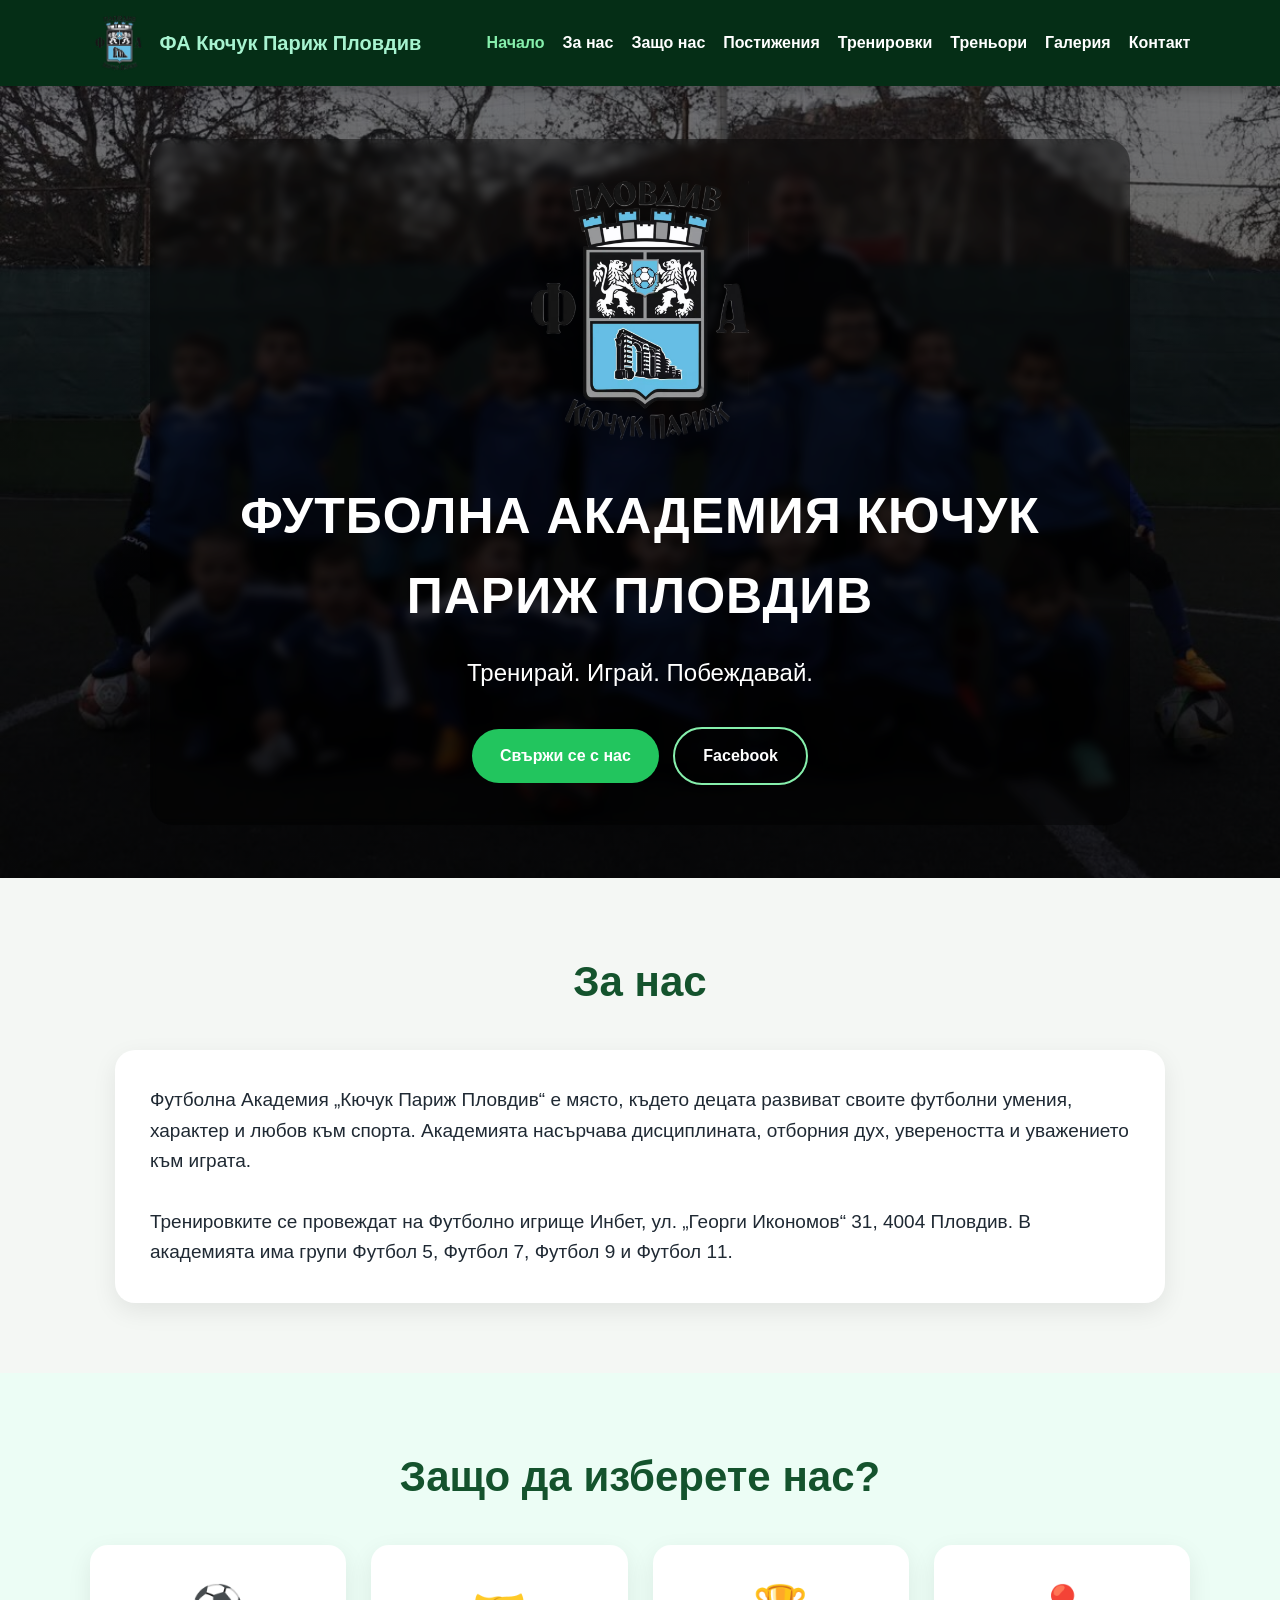
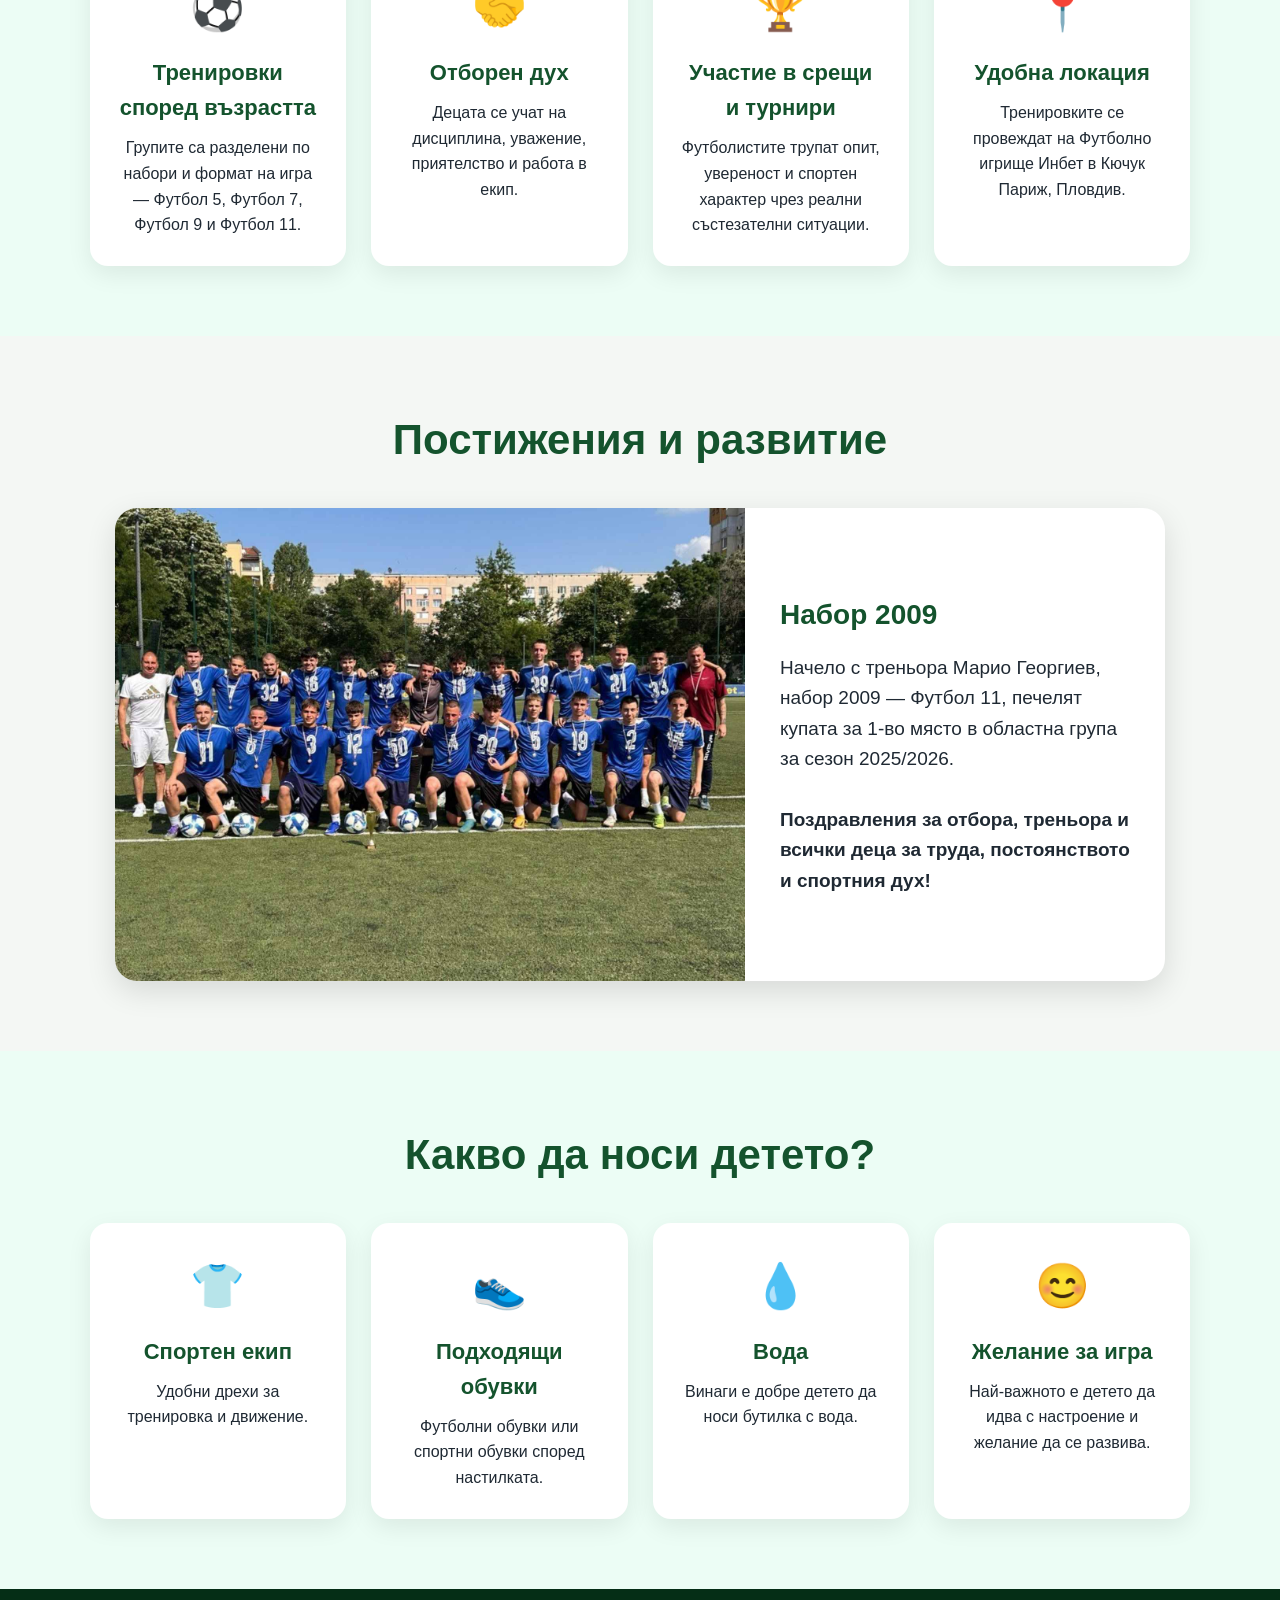
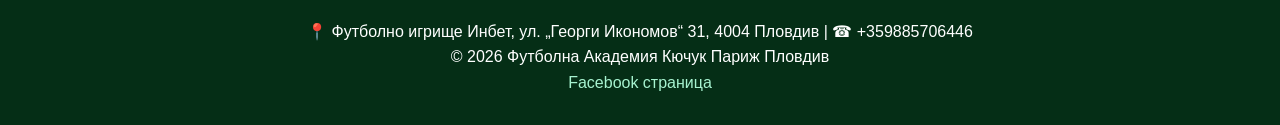
<file: index.html>
<!DOCTYPE html>
<html lang="bg">
<head>
  <meta charset="UTF-8">
  <meta name="viewport" content="width=device-width, initial-scale=1.0">
  <title>Футболна Академия Кючук Париж Пловдив</title>
  <link rel="stylesheet" href="style.css">
  <link rel="icon" type="image/png" href="images/logo.png">
</head>
<body>

<nav>
  <div class="logo-area">
    <img src="images/logo.png" alt="Лого на Футболна Академия Кючук Париж Пловдив">
    <div class="logo-text">ФА Кючук Париж Пловдив</div>
  </div>
  <button class="menu-toggle" onclick="toggleMenu()">☰</button>
  <ul id="navMenu"><li><a href="index.html" class="active">Начало</a></li>
<li><a href="index.html#za-nas">За нас</a></li>
<li><a href="index.html#zashto">Защо нас</a></li>
<li><a href="index.html#postizhenia">Постижения</a></li>
<li><a href="trenirovki.html">Тренировки</a></li>
<li><a href="trenyori.html">Треньори</a></li>
<li><a href="galeriya.html">Галерия</a></li>
<li><a href="kontakt.html">Контакт</a></li>
</ul>
</nav>


<section class="hero">
  <div class="hero-content">
    <img class="hero-logo" src="images/logo.png" alt="Лого на Футболна Академия Кючук Париж Пловдив">
    <h1>Футболна Академия Кючук Париж Пловдив</h1>
    <p>Тренирай. Играй. Побеждавай.</p>
    <a href="kontakt.html" class="btn">Свържи се с нас</a>
    <a href="https://www.facebook.com/futbolna.akademia.kucuk.pariz.plovdiv/" target="_blank" class="btn btn-outline">Facebook</a>
  </div>
</section>

<section class="about-section" id="za-nas">
  <h1 class="page-title">За нас</h1>
  <div class="text-box">
    <p>
      Футболна Академия „Кючук Париж Пловдив“ е място, където децата развиват своите футболни умения,
      характер и любов към спорта. Академията насърчава дисциплината, отборния дух, увереността
      и уважението към играта.
    </p>
    <br>
    <p>
      Тренировките се провеждат на Футболно игрище Инбет, ул. „Георги Икономов“ 31, 4004 Пловдив.
      В академията има групи Футбол 5, Футбол 7, Футбол 9 и Футбол 11.
    </p>
  </div>
</section>


<section class="info-section" id="zashto">
  <h1 class="page-title">Защо да изберете нас?</h1>
  <div class="cards">
    <div class="feature-card">
      <div class="big-icon">⚽</div>
      <h3>Тренировки според възрастта</h3>
      <p>Групите са разделени по набори и формат на игра — Футбол 5, Футбол 7, Футбол 9 и Футбол 11.</p>
    </div>
    <div class="feature-card">
      <div class="big-icon">🤝</div>
      <h3>Отборен дух</h3>
      <p>Децата се учат на дисциплина, уважение, приятелство и работа в екип.</p>
    </div>
    <div class="feature-card">
      <div class="big-icon">🏆</div>
      <h3>Участие в срещи и турнири</h3>
      <p>Футболистите трупат опит, увереност и спортен характер чрез реални състезателни ситуации.</p>
    </div>
    <div class="feature-card">
      <div class="big-icon">📍</div>
      <h3>Удобна локация</h3>
      <p>Тренировките се провеждат на Футболно игрище Инбет в Кючук Париж, Пловдив.</p>
    </div>
  </div>
</section>

<section class="info-section white" id="postizhenia">
  <h1 class="page-title">Постижения и развитие</h1>
  <div class="achievement-box">
    <img src="images/nabor-2009.png" alt="Набор 2009">
    <div class="achievement-text">
      <h3>Набор 2009</h3>
      <p>
        Начело с треньора Марио Георгиев, набор 2009 — Футбол 11,
        печелят купата за 1-во място в областна група за сезон 2025/2026.
      </p>
      <br>
      <p><strong>Поздравления за отбора, треньора и всички деца за труда, постоянството и спортния дух!</strong></p>
    </div>
  </div>
</section>

<section class="info-section" id="ekipirovka">
  <h1 class="page-title">Какво да носи детето?</h1>
  <div class="cards">
    <div class="feature-card">
      <div class="big-icon">👕</div>
      <h3>Спортен екип</h3>
      <p>Удобни дрехи за тренировка и движение.</p>
    </div>
    <div class="feature-card">
      <div class="big-icon">👟</div>
      <h3>Подходящи обувки</h3>
      <p>Футболни обувки или спортни обувки според настилката.</p>
    </div>
    <div class="feature-card">
      <div class="big-icon">💧</div>
      <h3>Вода</h3>
      <p>Винаги е добре детето да носи бутилка с вода.</p>
    </div>
    <div class="feature-card">
      <div class="big-icon">😊</div>
      <h3>Желание за игра</h3>
      <p>Най-важното е детето да идва с настроение и желание да се развива.</p>
    </div>
  </div>
</section>

<footer>
  <p>📍 Футболно игрище Инбет, ул. „Георги Икономов“ 31, 4004 Пловдив | ☎ +359885706446</p>
  <p>© 2026 Футболна Академия Кючук Париж Пловдив</p>
  <p><a href="https://www.facebook.com/futbolna.akademia.kucuk.pariz.plovdiv/" target="_blank">Facebook страница</a></p>
</footer>

<script>
function toggleMenu() {
  const menu = document.getElementById("navMenu");
  menu.classList.toggle("show");
}

document.querySelectorAll("#navMenu a").forEach(function(link) {
  link.addEventListener("click", function() {
    document.getElementById("navMenu").classList.remove("show");
  });
});
</script>

</body>
</html>
</file>
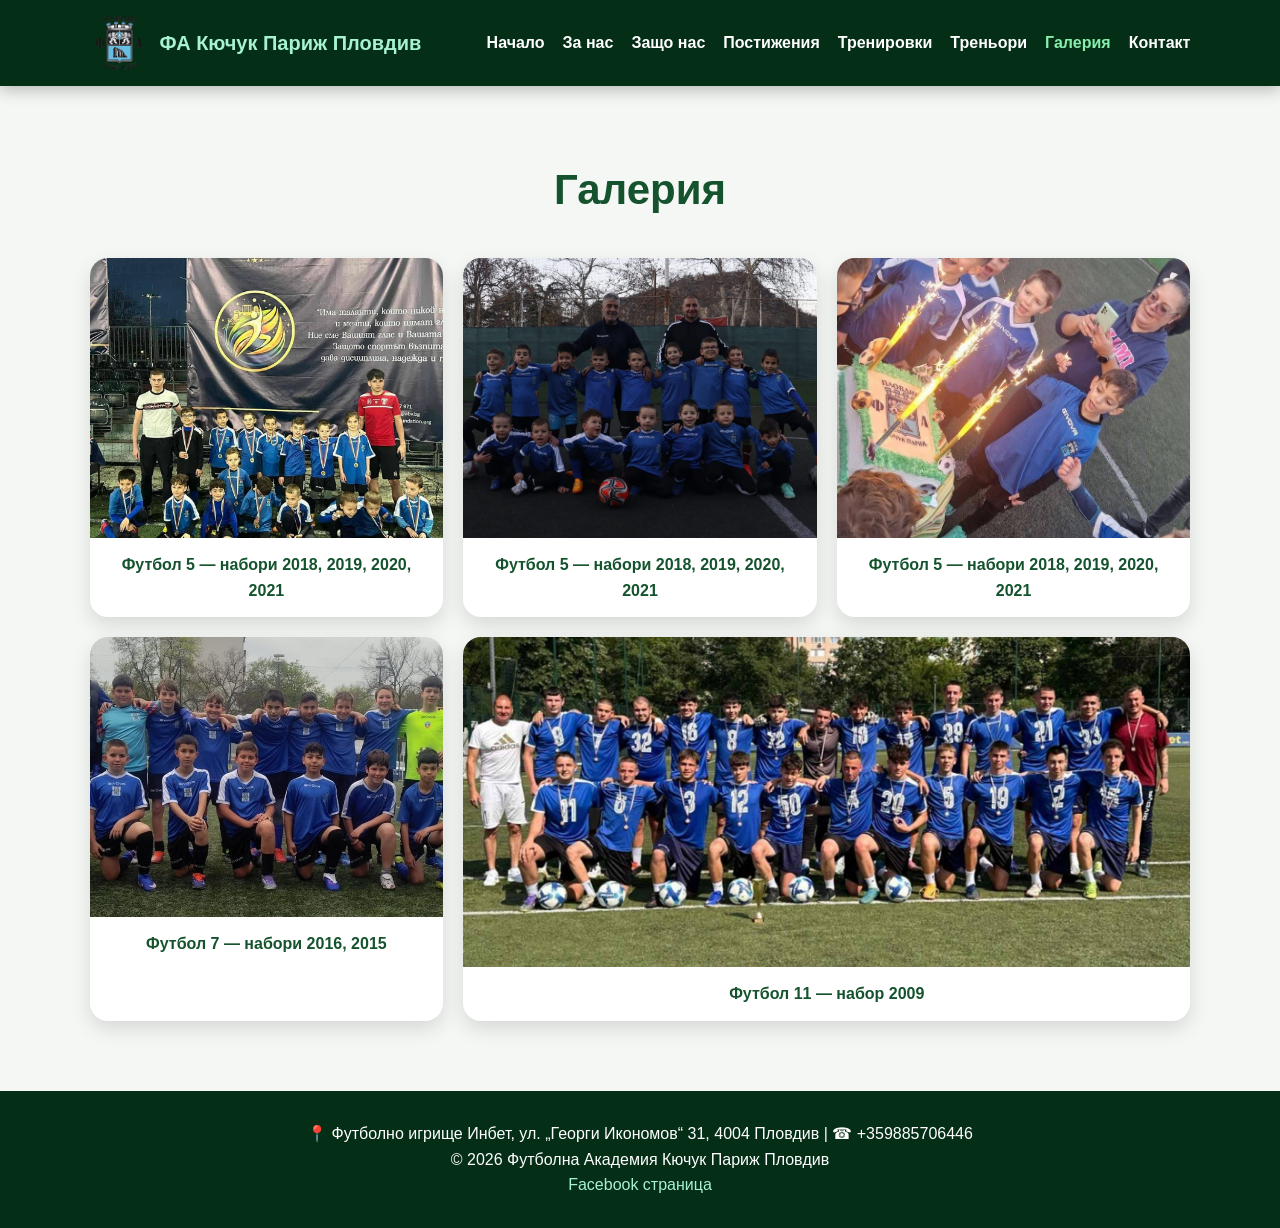
<file: galeriya.html>
<!DOCTYPE html>
<html lang="bg">
<head>
  <meta charset="UTF-8">
  <meta name="viewport" content="width=device-width, initial-scale=1.0">
  <title>Галерия - Футболна Академия Кючук Париж Пловдив</title>
  <link rel="stylesheet" href="style.css">
</head>
<body>

<nav>
  <div class="logo-area">
    <img src="images/logo.png" alt="Лого на Футболна Академия Кючук Париж Пловдив">
    <div class="logo-text">ФА Кючук Париж Пловдив</div>
  </div>
  <button class="menu-toggle" onclick="toggleMenu()">☰</button>
  <ul id="navMenu"><li><a href="index.html">Начало</a></li>
<li><a href="index.html#za-nas">За нас</a></li>
<li><a href="index.html#zashto">Защо нас</a></li>
<li><a href="index.html#postizhenia">Постижения</a></li>
<li><a href="trenirovki.html">Тренировки</a></li>
<li><a href="trenyori.html">Треньори</a></li>
<li><a href="galeriya.html" class="active">Галерия</a></li>
<li><a href="kontakt.html">Контакт</a></li>
</ul>
</nav>


<main>
  <h1 class="page-title">Галерия</h1>
  <div class="gallery-grid">
    
<div class="gallery-card">
  <img src="images/gallery_young_1.png" alt="Футбол 5">
  <div class="gallery-caption">Футбол 5 — набори 2018, 2019, 2020, 2021</div>
</div>
<div class="gallery-card">
  <img src="images/gallery_young_2.png" alt="Футбол 5">
  <div class="gallery-caption">Футбол 5 — набори 2018, 2019, 2020, 2021</div>
</div>
<div class="gallery-card tall">
  <img src="images/gallery_young_3.png" alt="Футбол 5">
  <div class="gallery-caption">Футбол 5 — набори 2018, 2019, 2020, 2021</div>
</div>
<div class="gallery-card">
  <img src="images/gallery_old_1.png" alt="Футбол 7">
  <div class="gallery-caption">Футбол 7 — набори 2016, 2015</div>
</div>


    
<div class="gallery-card wide">
  <img src="images/nabor-2009.png" alt="Набор 2009">
  <div class="gallery-caption">Футбол 11 — набор 2009</div>
</div>

  </div>
</main>

<footer>
  <p>📍 Футболно игрище Инбет, ул. „Георги Икономов“ 31, 4004 Пловдив | ☎ +359885706446</p>
  <p>© 2026 Футболна Академия Кючук Париж Пловдив</p>
  <p><a href="https://www.facebook.com/futbolna.akademia.kucuk.pariz.plovdiv/" target="_blank">Facebook страница</a></p>
</footer>

<script>
function toggleMenu() {
  const menu = document.getElementById("navMenu");
  menu.classList.toggle("show");
}

document.querySelectorAll("#navMenu a").forEach(function(link) {
  link.addEventListener("click", function() {
    document.getElementById("navMenu").classList.remove("show");
  });
});
</script>

</body>
</html>
</file>
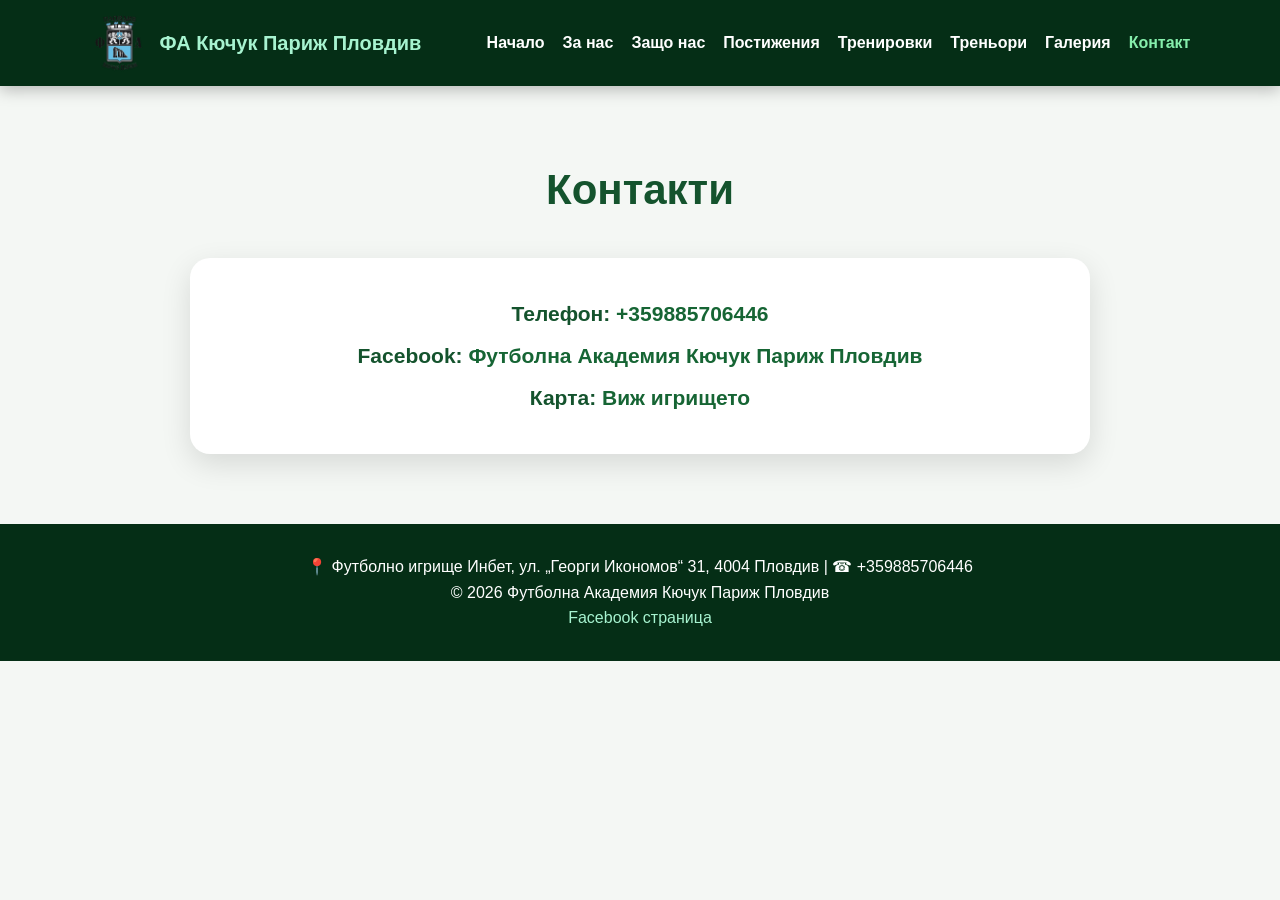
<file: kontakt.html>
<!DOCTYPE html>
<html lang="bg">
<head>
  <meta charset="UTF-8">
  <meta name="viewport" content="width=device-width, initial-scale=1.0">
  <title>Контакт - Футболна Академия Кючук Париж Пловдив</title>
  <link rel="stylesheet" href="style.css">
</head>
<body>

<nav>
  <div class="logo-area">
    <img src="images/logo.png" alt="Лого на Футболна Академия Кючук Париж Пловдив">
    <div class="logo-text">ФА Кючук Париж Пловдив</div>
  </div>
  <button class="menu-toggle" onclick="toggleMenu()">☰</button>
  <ul id="navMenu"><li><a href="index.html">Начало</a></li>
<li><a href="index.html#za-nas">За нас</a></li>
<li><a href="index.html#zashto">Защо нас</a></li>
<li><a href="index.html#postizhenia">Постижения</a></li>
<li><a href="trenirovki.html">Тренировки</a></li>
<li><a href="trenyori.html">Треньори</a></li>
<li><a href="galeriya.html">Галерия</a></li>
<li><a href="kontakt.html" class="active">Контакт</a></li>
</ul>
</nav>



<main>
  <h1 class="page-title">Контакти</h1>
  <div class="contact-box">
    <p><strong>Телефон:</strong> <a href="tel:+359885706446">+359885706446</a></p>
    <p><strong>Facebook:</strong> <a href="https://www.facebook.com/futbolna.akademia.kucuk.pariz.plovdiv/" target="_blank">Футболна Академия Кючук Париж Пловдив</a></p>
    <p><strong>Карта:</strong> <a href="https://maps.app.goo.gl/pBvTVkQuP9fnHi6F9?g_st=av" target="_blank">Виж игрището</a></p>
  </div>
</main>


<footer>
  <p>📍 Футболно игрище Инбет, ул. „Георги Икономов“ 31, 4004 Пловдив | ☎ +359885706446</p>
  <p>© 2026 Футболна Академия Кючук Париж Пловдив</p>
  <p><a href="https://www.facebook.com/futbolna.akademia.kucuk.pariz.plovdiv/" target="_blank">Facebook страница</a></p>
</footer>

<script>
function toggleMenu() {
  const menu = document.getElementById("navMenu");
  menu.classList.toggle("show");
}

document.querySelectorAll("#navMenu a").forEach(function(link) {
  link.addEventListener("click", function() {
    document.getElementById("navMenu").classList.remove("show");
  });
});
</script>

</body>
</html>
</file>
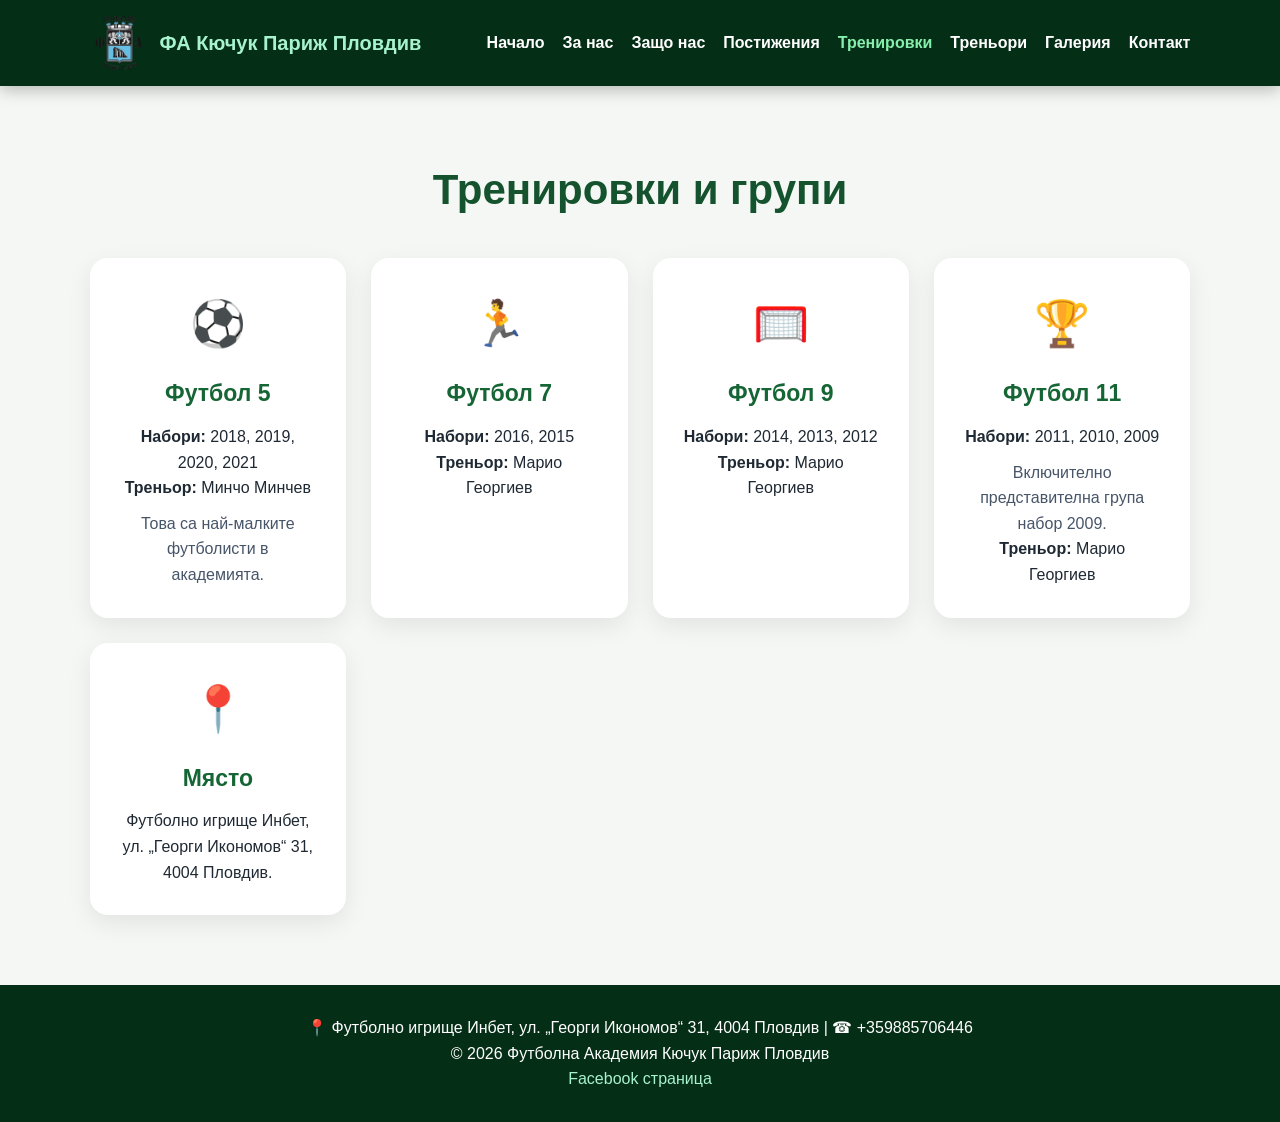
<file: trenirovki.html>
<!DOCTYPE html>
<html lang="bg">
<head>
  <meta charset="UTF-8">
  <meta name="viewport" content="width=device-width, initial-scale=1.0">
  <title>Тренировки - Футболна Академия Кючук Париж Пловдив</title>
  <link rel="stylesheet" href="style.css">
</head>
<body>

<nav>
  <div class="logo-area">
    <img src="images/logo.png" alt="Лого на Футболна Академия Кючук Париж Пловдив">
    <div class="logo-text">ФА Кючук Париж Пловдив</div>
  </div>
  <button class="menu-toggle" onclick="toggleMenu()">☰</button>
  <ul id="navMenu"><li><a href="index.html">Начало</a></li>
<li><a href="index.html#za-nas">За нас</a></li>
<li><a href="index.html#zashto">Защо нас</a></li>
<li><a href="index.html#postizhenia">Постижения</a></li>
<li><a href="trenirovki.html" class="active">Тренировки</a></li>
<li><a href="trenyori.html">Треньори</a></li>
<li><a href="galeriya.html">Галерия</a></li>
<li><a href="kontakt.html">Контакт</a></li>
</ul>
</nav>


<main>
  <h1 class="page-title">Тренировки и групи</h1>
  <div class="cards">
    <div class="card">
      <div class="icon">⚽</div>
      <h3>Футбол 5</h3>
      <p><strong>Набори:</strong> 2018, 2019, 2020, 2021</p>
      <p><strong>Треньор:</strong> Минчо Минчев</p>
      <p class="group-note">Това са най-малките футболисти в академията.</p>
    </div>
    <div class="card">
      <div class="icon">🏃</div>
      <h3>Футбол 7</h3>
      <p><strong>Набори:</strong> 2016, 2015</p>
      <p><strong>Треньор:</strong> Марио Георгиев</p>
    </div>
    <div class="card">
      <div class="icon">🥅</div>
      <h3>Футбол 9</h3>
      <p><strong>Набори:</strong> 2014, 2013, 2012</p>
      <p><strong>Треньор:</strong> Марио Георгиев</p>
    </div>
    <div class="card">
      <div class="icon">🏆</div>
      <h3>Футбол 11</h3>
      <p><strong>Набори:</strong> 2011, 2010, 2009</p><p class="group-note">Включително представителна група набор 2009.</p>
      <p><strong>Треньор:</strong> Марио Георгиев</p>
    </div>
    <div class="card">
      <div class="icon">📍</div>
      <h3>Място</h3>
      <p>Футболно игрище Инбет, ул. „Георги Икономов“ 31, 4004 Пловдив.</p>
    </div>
  </div>
</main>

<footer>
  <p>📍 Футболно игрище Инбет, ул. „Георги Икономов“ 31, 4004 Пловдив | ☎ +359885706446</p>
  <p>© 2026 Футболна Академия Кючук Париж Пловдив</p>
  <p><a href="https://www.facebook.com/futbolna.akademia.kucuk.pariz.plovdiv/" target="_blank">Facebook страница</a></p>
</footer>

<script>
function toggleMenu() {
  const menu = document.getElementById("navMenu");
  menu.classList.toggle("show");
}

document.querySelectorAll("#navMenu a").forEach(function(link) {
  link.addEventListener("click", function() {
    document.getElementById("navMenu").classList.remove("show");
  });
});
</script>

</body>
</html>
</file>
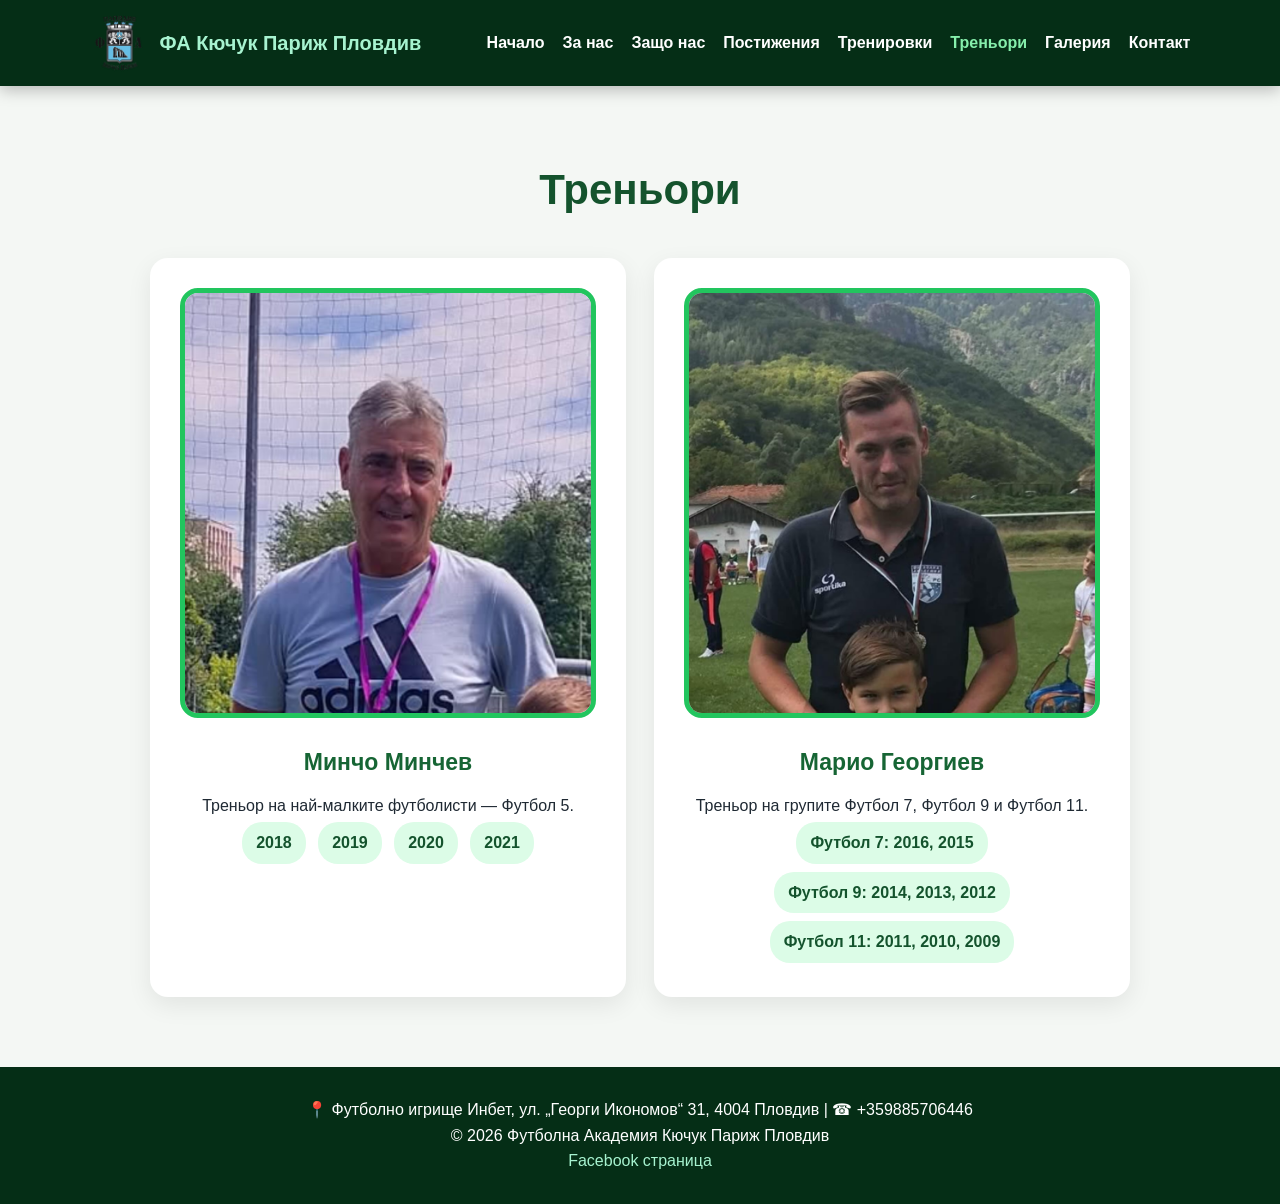
<file: trenyori.html>
<!DOCTYPE html>
<html lang="bg">
<head>
  <meta charset="UTF-8">
  <meta name="viewport" content="width=device-width, initial-scale=1.0">
  <title>Треньори - Футболна Академия Кючук Париж Пловдив</title>
  <link rel="stylesheet" href="style.css">
</head>
<body>

<nav>
  <div class="logo-area">
    <img src="images/logo.png" alt="Лого на Футболна Академия Кючук Париж Пловдив">
    <div class="logo-text">ФА Кючук Париж Пловдив</div>
  </div>
  <button class="menu-toggle" onclick="toggleMenu()">☰</button>
  <ul id="navMenu"><li><a href="index.html">Начало</a></li>
<li><a href="index.html#za-nas">За нас</a></li>
<li><a href="index.html#zashto">Защо нас</a></li>
<li><a href="index.html#postizhenia">Постижения</a></li>
<li><a href="trenirovki.html">Тренировки</a></li>
<li><a href="trenyori.html" class="active">Треньори</a></li>
<li><a href="galeriya.html">Галерия</a></li>
<li><a href="kontakt.html">Контакт</a></li>
</ul>
</nav>


<main>
  <h1 class="page-title">Треньори</h1>
  <div class="coach-grid">
    <div class="card">
      <img class="coach-img" src="images/mincho.png" alt="Минчо Минчев">
      <h3>Минчо Минчев</h3>
      <p>Треньор на най-малките футболисти — Футбол 5.</p>
      <p>
        <span class="badge">2018</span>
        <span class="badge">2019</span>
        <span class="badge">2020</span>
        <span class="badge">2021</span>
      </p>
    </div>
    <div class="card">
      <img class="coach-img" src="images/mario.png" alt="Марио Георгиев">
      <h3>Марио Георгиев</h3>
      <p>Треньор на групите Футбол 7, Футбол 9 и Футбол 11.</p>
      <p>
        <span class="badge">Футбол 7: 2016, 2015</span>
        <span class="badge">Футбол 9: 2014, 2013, 2012</span>
        <span class="badge">Футбол 11: 2011, 2010, 2009</span>
      </p>
    </div>
  </div>
</main>

<footer>
  <p>📍 Футболно игрище Инбет, ул. „Георги Икономов“ 31, 4004 Пловдив | ☎ +359885706446</p>
  <p>© 2026 Футболна Академия Кючук Париж Пловдив</p>
  <p><a href="https://www.facebook.com/futbolna.akademia.kucuk.pariz.plovdiv/" target="_blank">Facebook страница</a></p>
</footer>

<script>
function toggleMenu() {
  const menu = document.getElementById("navMenu");
  menu.classList.toggle("show");
}

document.querySelectorAll("#navMenu a").forEach(function(link) {
  link.addEventListener("click", function() {
    document.getElementById("navMenu").classList.remove("show");
  });
});
</script>

</body>
</html>
</file>
<file: style.css>
*{margin:0;padding:0;box-sizing:border-box}
html{scroll-behavior:smooth}
body{font-family:Arial,sans-serif;background:#f4f7f4;color:#1f2933;line-height:1.6}
nav{display:flex;justify-content:space-between;align-items:center;padding:14px 7%;background:#052e16;color:white;position:sticky;top:0;z-index:10;box-shadow:0 4px 15px rgba(0,0,0,.25)}
.logo-area{display:flex;align-items:center;gap:12px}
.logo-area img{width:58px;height:58px;object-fit:contain}
.logo-text{font-size:20px;font-weight:bold;color:#a7f3d0}
nav ul{display:flex;gap:18px;list-style:none}
nav a{color:white;text-decoration:none;font-weight:bold}
nav a:hover,nav a.active{color:#86efac}
.hero{min-height:88vh;background:linear-gradient(rgba(0,0,0,.55),rgba(0,0,0,.72)),url('images/gallery_young_2.png');background-size:cover;background-position:center;color:white;display:flex;align-items:center;justify-content:center;text-align:center;padding:40px 8%}
.hero-content{max-width:980px;background:rgba(0,0,0,.38);padding:35px;border-radius:24px;backdrop-filter:blur(4px)}
.hero-logo{width:230px;max-width:75%;margin-bottom:22px;filter:drop-shadow(0 8px 18px rgba(0,0,0,.75))}
.hero h1{font-size:50px;margin-bottom:18px;text-transform:uppercase;letter-spacing:1px}
.hero p{font-size:24px;margin-bottom:30px}
.btn{display:inline-block;background:#22c55e;color:white;padding:14px 28px;border-radius:30px;text-decoration:none;font-weight:bold;transition:.3s;margin:5px}
.btn:hover{background:#16a34a;transform:translateY(-2px)}
.btn-outline{background:transparent;border:2px solid #86efac}
.btn-outline:hover{background:#16a34a;border-color:#16a34a}
main,.about-section{padding:70px 7%}
.page-title{text-align:center;font-size:42px;margin-bottom:35px;color:#14532d}
.text-box{max-width:1050px;margin:auto;background:white;padding:35px;border-radius:20px;box-shadow:0 8px 25px rgba(0,0,0,.08);font-size:19px}
.cards{display:grid;grid-template-columns:repeat(auto-fit,minmax(250px,1fr));gap:25px}
.card{background:white;border-radius:18px;padding:30px;box-shadow:0 8px 25px rgba(0,0,0,.08);text-align:center;transition:.3s}
.card:hover{transform:translateY(-6px)}
.card .icon{font-size:45px;margin-bottom:15px}
.card h3{color:#166534;margin-bottom:12px;font-size:23px}
.coach-grid{display:grid;grid-template-columns:repeat(auto-fit,minmax(310px,1fr));gap:28px;max-width:980px;margin:auto}
.coach-img{width:100%;height:430px;border-radius:18px;object-fit:cover;object-position:center top;margin-bottom:18px;border:5px solid #22c55e}
.badge{display:inline-block;background:#dcfce7;color:#14532d;padding:8px 14px;border-radius:20px;font-weight:bold;margin:4px}
.group-note{margin-top:10px;color:#475569;font-size:16px}
.gallery-grid{display:grid;grid-template-columns:repeat(auto-fit,minmax(280px,1fr));gap:20px}
.gallery-card{background:white;border-radius:18px;overflow:hidden;box-shadow:0 8px 20px rgba(0,0,0,.12)}
.gallery-card img{width:100%;height:280px;object-fit:cover;display:block}
.gallery-card.tall img{height:280px}
.gallery-caption{padding:14px 16px;text-align:center;font-weight:bold;color:#14532d}
.contact-box{max-width:900px;margin:auto;background:white;color:#1f2933;padding:35px;border-radius:20px;box-shadow:0 10px 30px rgba(0,0,0,.12);font-size:21px;line-height:2;text-align:center}
.contact-box strong{color:#14532d}
.contact-box a{color:#166534;font-weight:bold;text-decoration:none}
.contact-box a:hover{text-decoration:underline}
footer{background:#052e16;color:white;text-align:center;padding:30px 8%}
footer a{color:#a7f3d0;text-decoration:none}

.menu-toggle{
  display:none;
  background:none;
  border:none;
  color:white;
  font-size:32px;
  cursor:pointer;
  line-height:1;
}

@media(max-width:768px){
  nav{
    flex-direction:row;
    align-items:center;
    padding:12px 5%;
    position:sticky;
  }

  .logo-area img{
    width:46px;
    height:46px;
  }

  .logo-text{
    font-size:15px;
    max-width:190px;
  }

  .menu-toggle{
    display:block;
  }

  nav ul{
    display:none;
    position:absolute;
    top:70px;
    left:0;
    width:100%;
    background:#052e16;
    flex-direction:column;
    text-align:center;
    gap:0;
    padding:12px 0;
    border-top:1px solid rgba(255,255,255,.15);
    box-shadow:0 8px 18px rgba(0,0,0,.25);
  }

  nav ul.show{
    display:flex;
  }

  nav ul li{
    width:100%;
  }

  nav ul li a{
    display:block;
    padding:13px 0;
    font-size:18px;
  }

  .hero{
    min-height:82vh;
    padding:30px 5%;
  }

  .hero h1{
    font-size:28px;
    line-height:1.2;
  }

  .hero p{
    font-size:18px;
  }

  .hero-logo{
    width:170px;
  }

  .hero-content{
    padding:22px;
  }

  main,.about-section{
    padding:45px 5%;
  }

  .page-title{
    font-size:32px;
  }

  .text-box{
    padding:24px;
    font-size:17px;
  }

  .cards{
    grid-template-columns:1fr;
  }

  .coach-grid{
    grid-template-columns:1fr;
  }

  .coach-img{
    height:360px;
  }

  .gallery-grid{
    grid-template-columns:1fr;
  }

  .gallery-card img{
    height:250px;
  }

  .gallery-card.tall img{
    height:250px;
  }

  .contact-box{
    padding:24px;
    font-size:18px;
  }
}


.info-section{
  background:#ecfdf5;
  padding:70px 7%;
}

.info-section.white{
  background:#f4f7f4;
}

.feature-card{
  background:white;
  border-radius:18px;
  padding:28px;
  box-shadow:0 8px 25px rgba(0,0,0,.08);
  text-align:center;
}

.feature-card .big-icon{
  font-size:44px;
  margin-bottom:12px;
}

.feature-card h3{
  color:#14532d;
  margin-bottom:10px;
  font-size:22px;
}

.achievement-box{
  max-width:1050px;
  margin:auto;
  background:white;
  border-radius:22px;
  overflow:hidden;
  box-shadow:0 10px 30px rgba(0,0,0,.12);
  display:grid;
  grid-template-columns:1.2fr .8fr;
}

.achievement-box img{
  width:100%;
  height:100%;
  min-height:360px;
  object-fit:cover;
}

.achievement-text{
  padding:35px;
  display:flex;
  flex-direction:column;
  justify-content:center;
  font-size:19px;
}

.achievement-text h3{
  color:#14532d;
  font-size:28px;
  margin-bottom:15px;
}

.gallery-card.wide{
  grid-column:span 2;
}

.gallery-card.wide img{
  height:330px;
}

@media(max-width:768px){
  .info-section{
    padding:45px 5%;
  }

  .achievement-box{
    grid-template-columns:1fr;
  }

  .achievement-box img{
    min-height:260px;
  }

  .achievement-text{
    padding:24px;
    font-size:17px;
  }

  .gallery-card.wide{
    grid-column:span 1;
  }

  .gallery-card.wide img{
    height:250px;
  }
}
</file>
